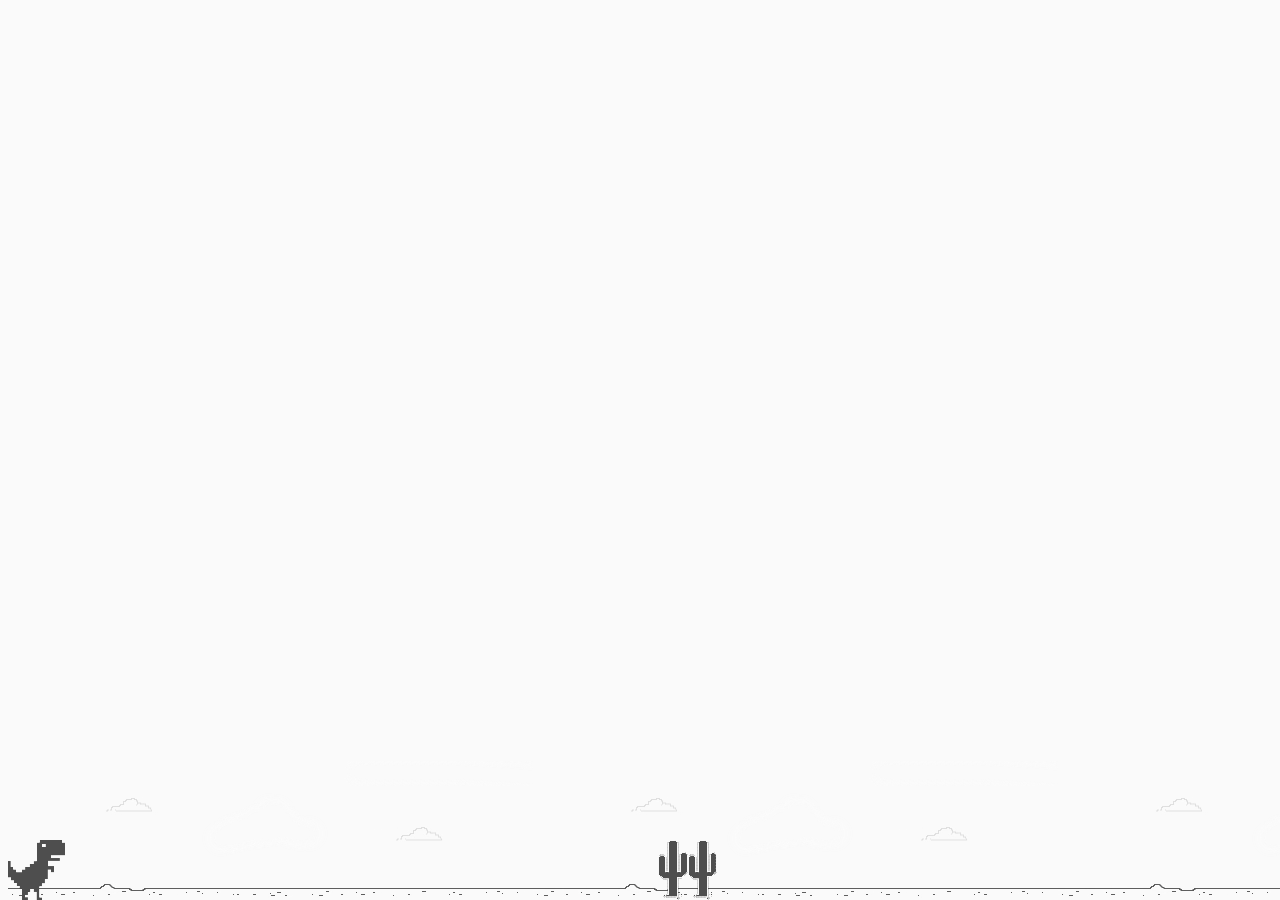
<file: dinosaur-game-js-bootcamp/index.html>
<!DOCTYPE html>
<html lang="en">
    <head>
        <meta charset="UTF-8">
        <meta name="viewport" content="width=device-width, initial-scale=1.0">
        <title>DinosaurGame</title>
        <link rel="stylesheet" href="style.css">
        <script src="script.js" defer></script>
    </head>
    <body>
        <div class="background">
            <div class="dino"></div>
        </div>
    </body>
</html>
</file>
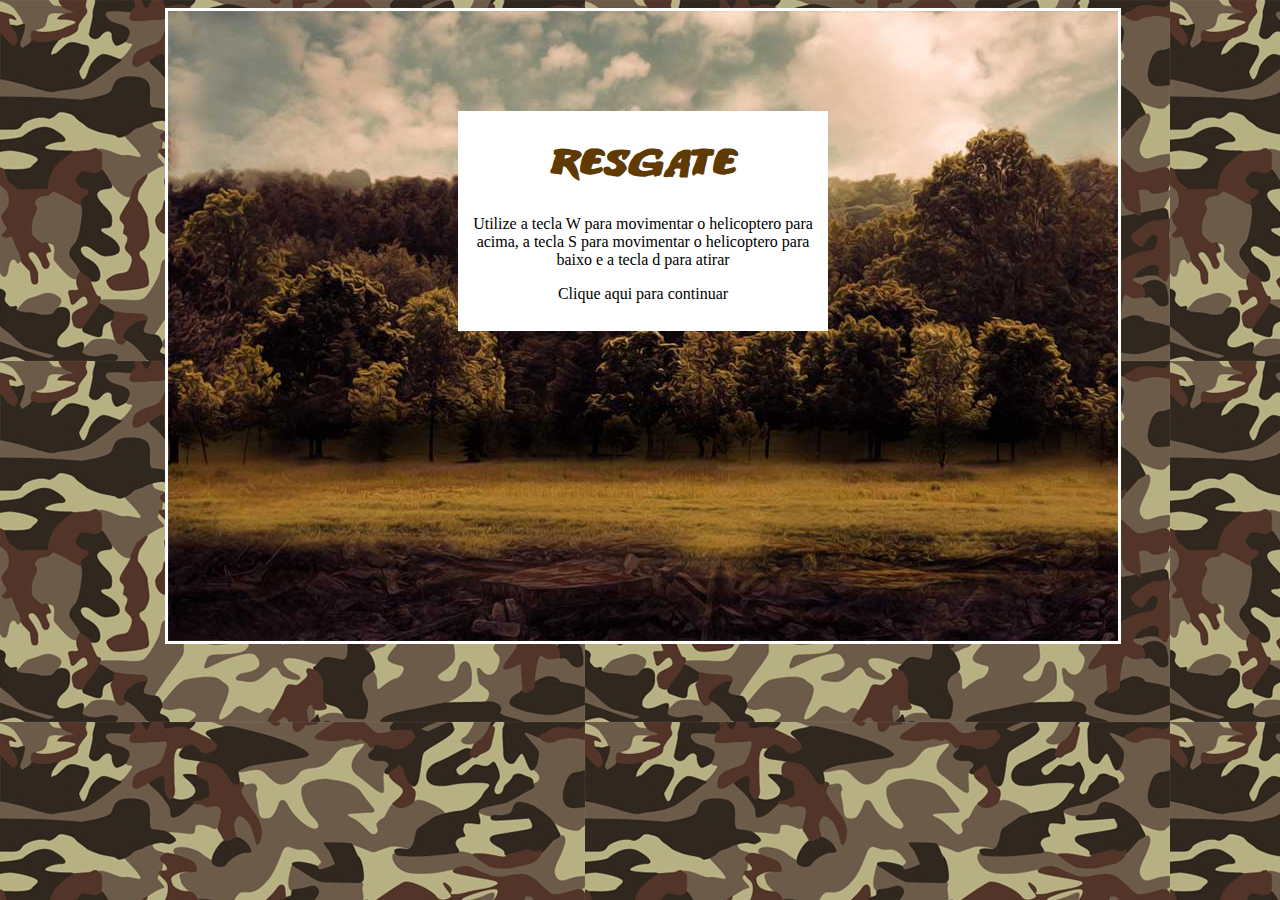
<file: game-js-bootcamp/index.html>
<!DOCTYPE html>
<html lang="en">
    <head>
        <meta charset="UTF-8">
        
        <meta name="viewport" content="width=device-width, initial-scale=1.0">
        <link rel="stylesheet" href="css/estilos.css">
        <title>Resgate</title>
    </head>
    <body>
        <div id="container">
            <div id="fundoGame">
                <div id="inicio" onclick="start()"><h1>resgate</h1>
                   <p>Utilize a tecla W para movimentar o helicoptero para acima, a tecla S para movimentar o helicoptero para baixo e a tecla d para atirar</p>
                   <p>Clique aqui para continuar</p>
                </div>
            </div>
        </div> 
        <!-- Sons do jogo !-->
        <audio src="sons/som.mp3" preload="auto" id="somDisparo"></audio>
        <audio src="sons/explosao.mp3" preload="auto" id="somExplosao"></audio>
        <audio src="sons/musica_fundo.mp3" preload="auto" id="musica"></audio>
        <audio src="sons/gameover.mp3" preload="auto" id="somGameover"></audio>
        <audio src="sons/perdido.mp3" preload="auto" id="somPerdido"></audio>	
        <audio src="sons/resgate.mp3" preload="auto" id="somResgate"></audio>

        <script type="text/javascript" src="js/jquery-1.11.1.min.js"></script>
        <script type="text/javascript" src="js/js.js"></script> 
        <script type="text/javascript" src="js/jquery-collision.min.js"></script>
    </body>
</html>
</file>
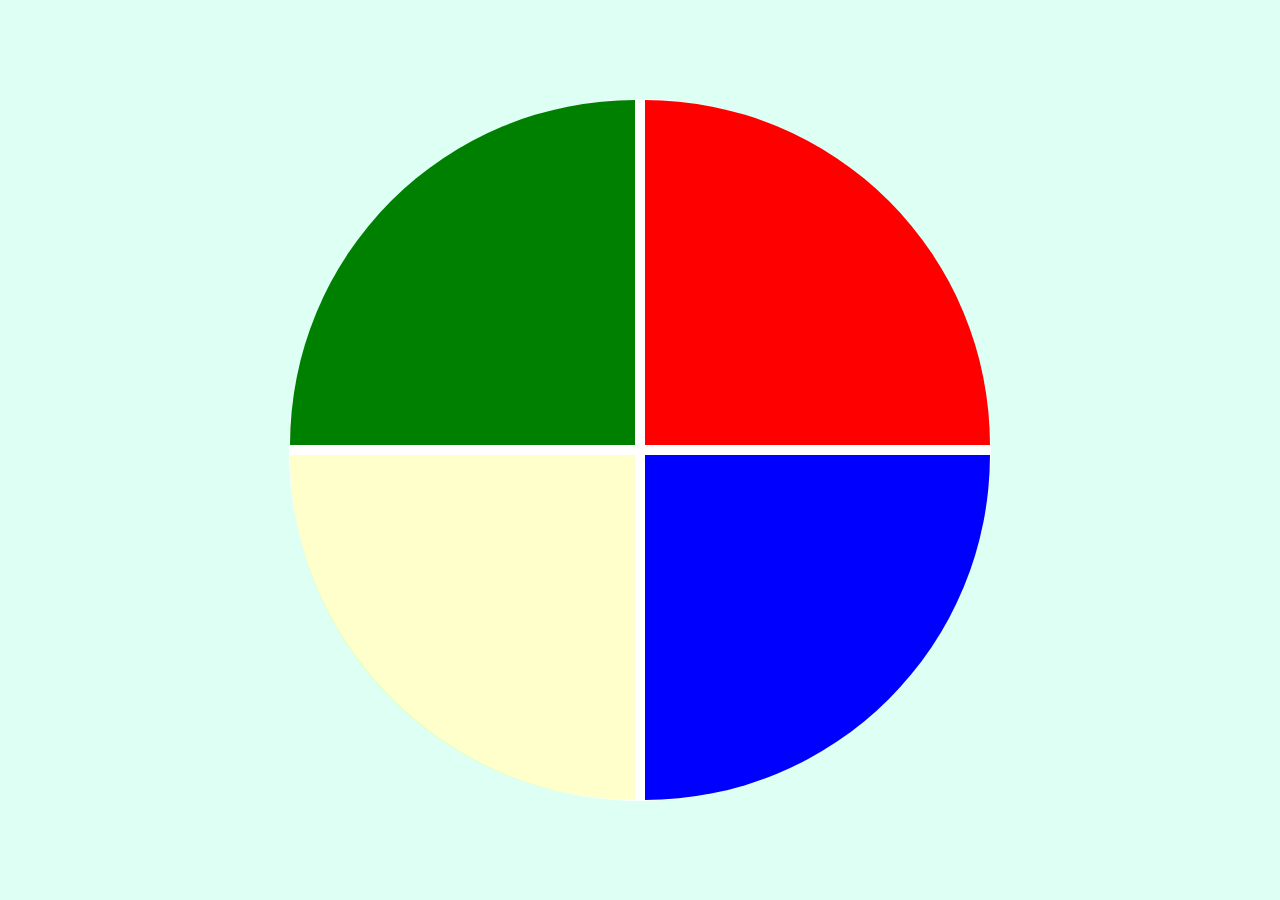
<file: genius-js-bootcamp/index.html>
<!DOCTYPE html>
<html lang="en">
<head>
    <meta charset="UTF-8">
    
    <meta name="viewport" content="width=device-width, initial-scale=1.0">
    <link rel="stylesheet" href="style.css">
    <title>Genius</title>
</head>
<body>
    <div class="main-game">
        <div class="genius">
            <div class="blue"></div>
            <div class="yellow"></div>
            <div class="red"></div>
            <div class="green"></div>
        </div>
    </div>
    <script src="script.js"></script>
</body>
</html>
</file>
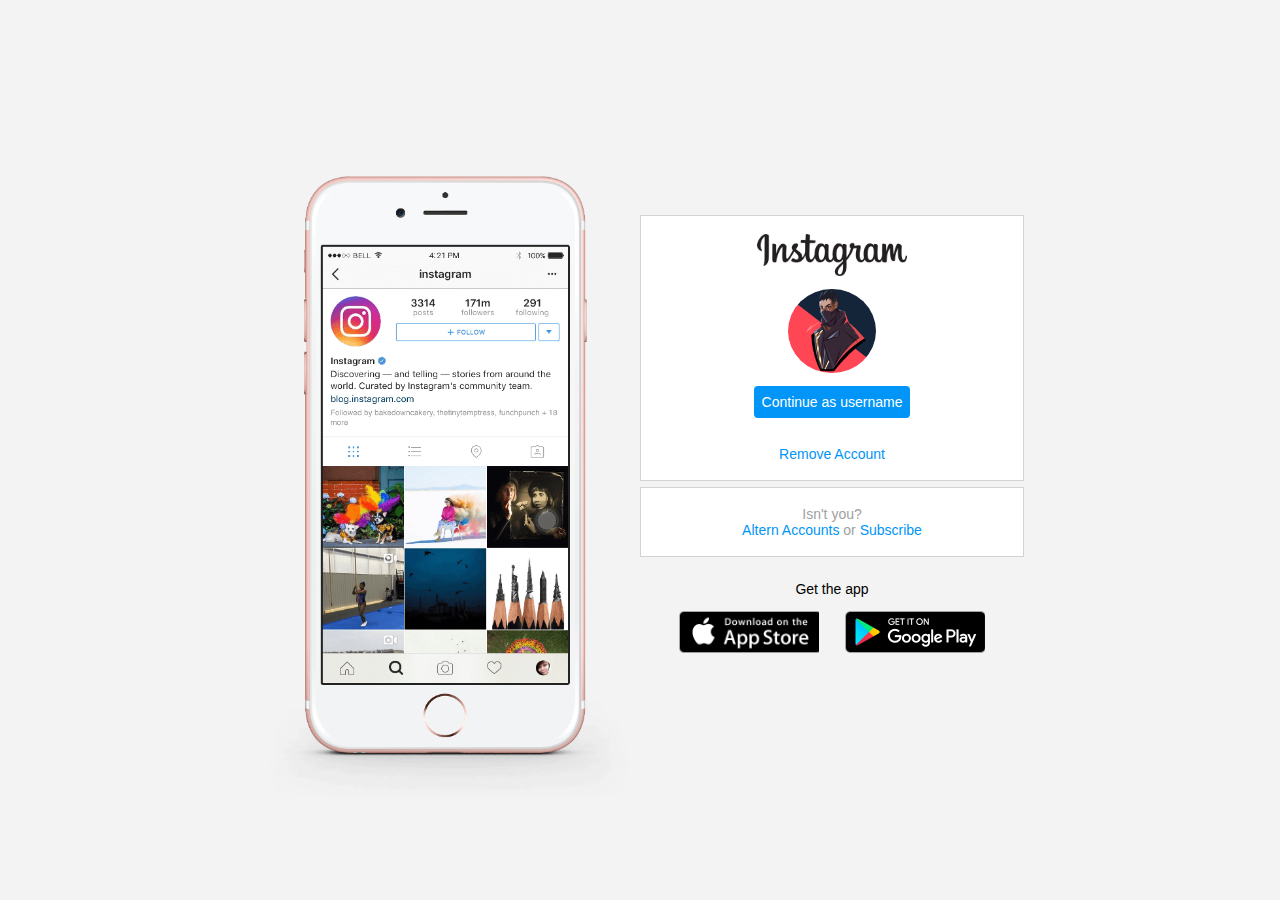
<file: Instagram-page-bootcamp/index.html>
<!DOCTYPE html>
<html lang="en">
    <head>
        <meta charset="UTF-8">
        <meta name="viewport" content="width=device-width, initial-scale=1.0">
        <link rel="stylesheet" href="style.css">
        <title>Instagram</title>
    </head>
    <body>
        <div class="instagram-wrapper">
            <div class="instagram-phone">
                <img src="./img/instagram-cellphone.png" alt="cellphone">
            </div>
            <div class="instagram-continue">
                <div class="group">
                    <img src="./img/instagram-logo.png" class="instagram-logo" alt="instagramlogo">
                    <div class="profile-photo">
                        <img src="./img/perfil-instagram.png" alt="profile pic">
                    </div>
                    <a href="#" class="instagram-login">Continue as username</a>
                    <a href="#" class="instagram-logout">Remove Account</a>
                </div>
                <div class="group">
                    <p class="not-account">Isn't you?</p>
                    <p class="not-account">
                        <span class="link-blue">Altern Accounts</span>
                        or
                        <span class="link-blue">Subscribe</span>
                    </p>
                </div>
                <div class="get-the-app">
                    <p class="get-app">Get the app</p>
                    <div class="download">
                        <a href="#" class="app-download"></a>
                        <a href="#" class="app-download"></a>
                    </div>
                </div>
            </div>
        </div>
    </body>
</html>
</file>
<file: dinosaur-game-js-bootcamp/style.css>
body{
    background: #fafafa;
    overflow: hidden;
}
.dino{
    width: 60px;
    height: 60px;
    background-image: url(dino.png);
    position: absolute;
    bottom: 0;
}
.cactus{
    position:absolute;
    width: 60px;
    height: 60px;
    bottom: 0;
    background-image: url(cactus.png);
}
.game-over{
    text-align: center;
    color: #666666;
    margin-top: 50px;
    font-family: arial;
}
@keyframes slideright{
    from{
        background-position: 70000%;
    }
    to{
        background-position: 0;
    }
}

.background{
    position: absolute;
    bottom: 0;
    background-image: url(./background.png);
    background-repeat: repeat-x;
    animation: slideright 600s infinite linear;
    width: 100%;
    height: 200px;
}
</file>
<file: game-js-bootcamp/css/estilos.css>
@font-face{
    font-family: Titulo;
    src: url(../fontes/ANODETONOONE.TTF);
}
h1{
    font-family: Titulo;
    font-size: 40px;
    color: #603A03;
}
body{
    background-image: url(../imgs/fundo.jpg);
}
#container{
	width:950px;
	height:auto;
	position:relative;
	margin-left:auto;
	margin-right:auto;
}


#fundoGame {
	width:950px;
	height:630px;
	background-image:url(../imgs/fundo_game.jpg);
	border-color:#FFF;
	border-style:solid;
}

#jogador {
	width:256px;
	height:66px;
	position:absolute;
	left:8px;
	top:179px;
background-image:url(../imgs/apache.png);

}

#inimigo1 {
	width: 256px;
	height: 66px;
	position: absolute;
	left: 689px;
	top: 253px;
	background-image:url(../imgs/inimigo1.png);
	
}

#inimigo2 {
	width: 165px;
	height: 70px;
	position: absolute;
	left: 775px;
	top: 447px;
	background-image: url(../imgs/inimigo2.png);
}

#amigo {
	width: 44px;
	height: 51px;
	position: absolute;
	left: 10px;
	top: 464px;
	background-image:url(../imgs/amigo.png);
}

#inicio {
	width:350px;
	height:200px;
	background-color:#FFF;
 	margin-left:auto;
        margin-right:auto;
 	margin-top:100px;
	text-align:center;
	padding:10px;

}

.anima1 {
	background-image:url(../imgs/helicoptero.png);
	animation:play .5s steps(2) infinite;
}
.anima2 {
    background-image:url(../imgs/inimigo1.png);
    animation: play .5s steps(2) infinite;
}
.anima3 {
	background-image:url(../imgs/amigo.png);
	animation:play2 .9s steps(12) infinite;
}
@keyframes play {
	from {background-position:0px;}
	to {background-position:-512px;}
}
@keyframes play2 {
	from {background-position:0px;}
	to {background-position:-528px;}
}
#disparo {
	width: 50px;
	height: 8px;
	position: absolute;
	background-image: url(../imgs/disparo.png);
}
#explosao1 {
	width:15px;
	height:87px;
	position:absolute;

}

#explosao2 {
	width:15px;
	height:87px;
	position:absolute;
	
}
#explosao3 {
	width:44px;
	height:51px;
	position:absolute;
}
.anima4 {
	width:44px;
	height:51px;
	background-image:url(../imgs/amigo_morte.png);
	animation:play3 .5s steps(7) infinite;
	
}
@keyframes play3 {
	from {background-position:0px;}
	to {background-position:-308px;}
}
#placar {
	width: 450px;
	height: 50px;
	position: absolute;
	left: 5px;
	top: 590px;
}

h2 {
	font-family:Titulo;
	font-size:20px;
	color:#FFF
}
#energia {
	width: 140px;
	height: 38px;
	position: absolute;
	left: 750px;
	top: 7px;	
}
h3 {
	font-family:Titulo;
	font-size:20px;
	color:#603A03;

}

#fim {
	width:350px;
	height:200px;
	background-color:#FFF;
 	margin-left:auto;
    	margin-right:auto;
 	margin-top:100px;
	text-align:center;
	padding:10px;

}
</file>
<file: genius-js-bootcamp/style.css>
body{
    margin: 0;
    background-color: rgb(221, 255, 244);
}
.main-game{
    height: 100vh;
    width: 100vw;
    display: flex;
    justify-content: center;
    align-items: center;
}
.genius{
    display: grid;
    grid-template-areas: 'verde vermelho'
    'amarelo azul';
    grid-gap: 10px;
    border: 1px solid white;
    background-color: white;
    border-radius: 100%;
    width: 700px;
    height: 700px;
}
.blue{
    grid-area: azul;
    background-color: blue;
    border-bottom-right-radius: 100%;
}
.red{
    grid-area: vermelho;
    background-color: red;
    border-top-right-radius: 100%;
}
.yellow{
    grid-area: amarelo;
    background-color: yellow;
    border-bottom-left-radius: 100%;
}
.green{
    grid-area: verde;
    background-color: green;
    border-top-left-radius: 100%;
}
.selected{
    opacity: 0.2;
}
</file>
<file: Instagram-page-bootcamp/style.css>
*{
    padding: 0;
    margin: 0;
    box-sizing: border-box;
    text-decoration: none;
    font-family: sans-serif;
    font-size: 14px;
}

body{
    width: 100%;
    min-height: 100vh;
    background-color: rgb(243, 243, 243);
    margin: 0;
    padding: 0;
    display: flex;
    justify-content: center;
}

.instagram-wrapper{
    display: flex;
    align-items: center;
    justify-content: start;
    width: 60%;
    height: 100vh;
}

.instagram-phone{
    display: flex;
    align-items: center;
    justify-content: center;
    width: 50%;
}

.instagram-phone img{
    height: 50rem;
}

.instagram-continue{
    display: flex;
    align-items: center;
    justify-content: space-around;
    flex-direction: column;
    width: 50%;
    min-height: 34rem;
}

.group{
    display: flex;
    justify-content: space-between;
    align-items: center;
    flex-direction: column;
    background-color: white;
    width: 100%;
    padding: 1.3rem 0;
    border: 1px solid lightgray;
}

.group:nth-child(1){
    min-height: 19rem;
}

.instagram-logo{
    height: 3rem;
}

.profile-photo{
    display: flex;
    justify-content: center;
    align-items: center;
    border-radius: 50%;
    overflow: hidden;
}

.profile-photo img{
    height: 6rem;
}

.instagram-login{
    background-color: #0095f6;
    color: white;
    padding: 8px;
    border-radius: 4px;
}

.instagram-logout{
    color: #0095f6;
    margin-top: 1rem;

}

.not-account{
    color: rgb(160, 160, 160);
}

.link-blue{
    color: #0095f6;
}

.get-the-app{
    display: flex;
    flex-direction: column;
    align-items: center;
    justify-content: center;
    width: 100%;
    padding: 1.3rem 0;

}

.download{
    display: flex;
    width: 100%;
    justify-content: space-evenly;
    align-items: center;
    padding: 1rem;
}

.app-download{
    height: 3rem;
    width: 10rem;
    background-size: cover;
}

.app-download:nth-child(1){
    background-image: url('./img/apple-button.png');
}
.app-download:nth-child(2){
    background-image: url('./img/googleplay-button.png');
}

/*media queries*/

@media(max-width:1024px){
    .instagram-wrapper{
        width: 90%;
    }
}

@media(max-width:650px){
    body{
        background-color: white;
    }
    .instagram-wrapper{
        width: 90%;
    }
    .instagram-phone{
        display: none;
    }
    .instagram-continue{
        width: 100%;
    }
    .group{
        border: 1px solid transparent;
    }
}
</file>
